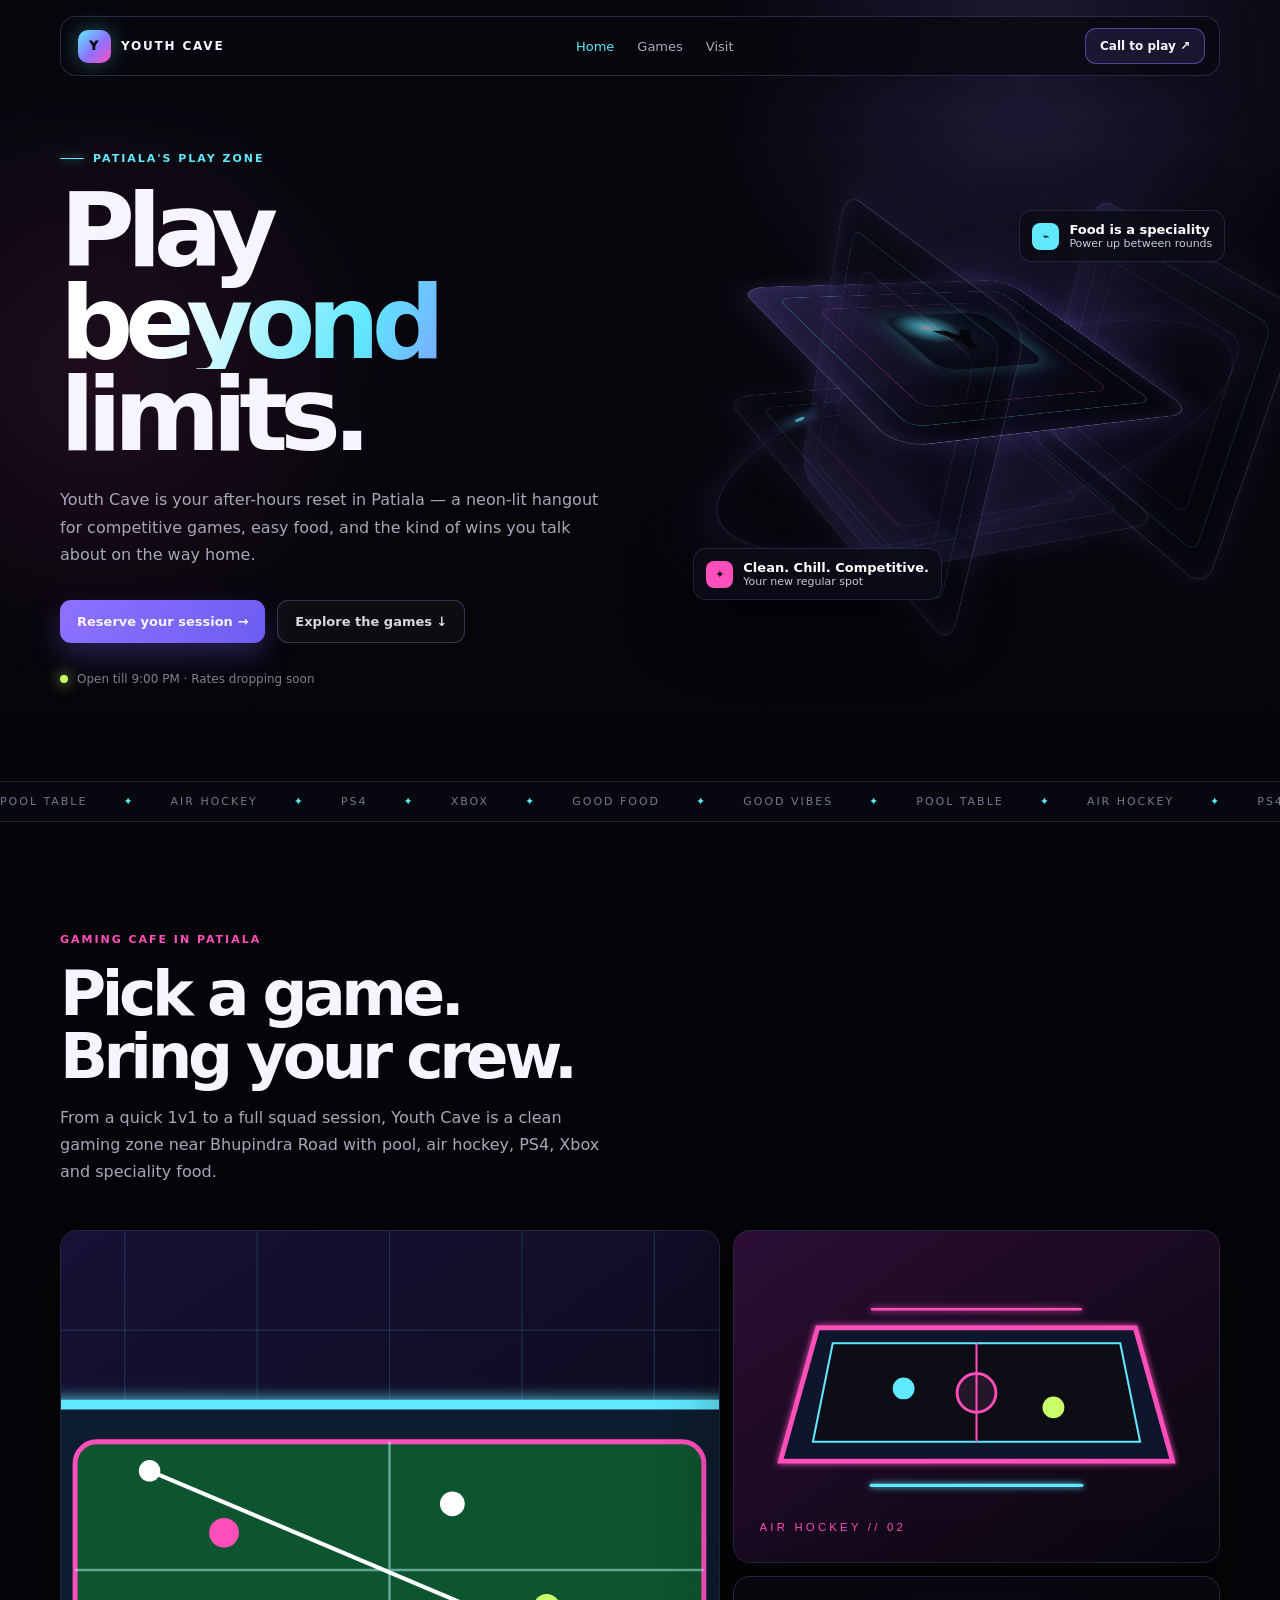
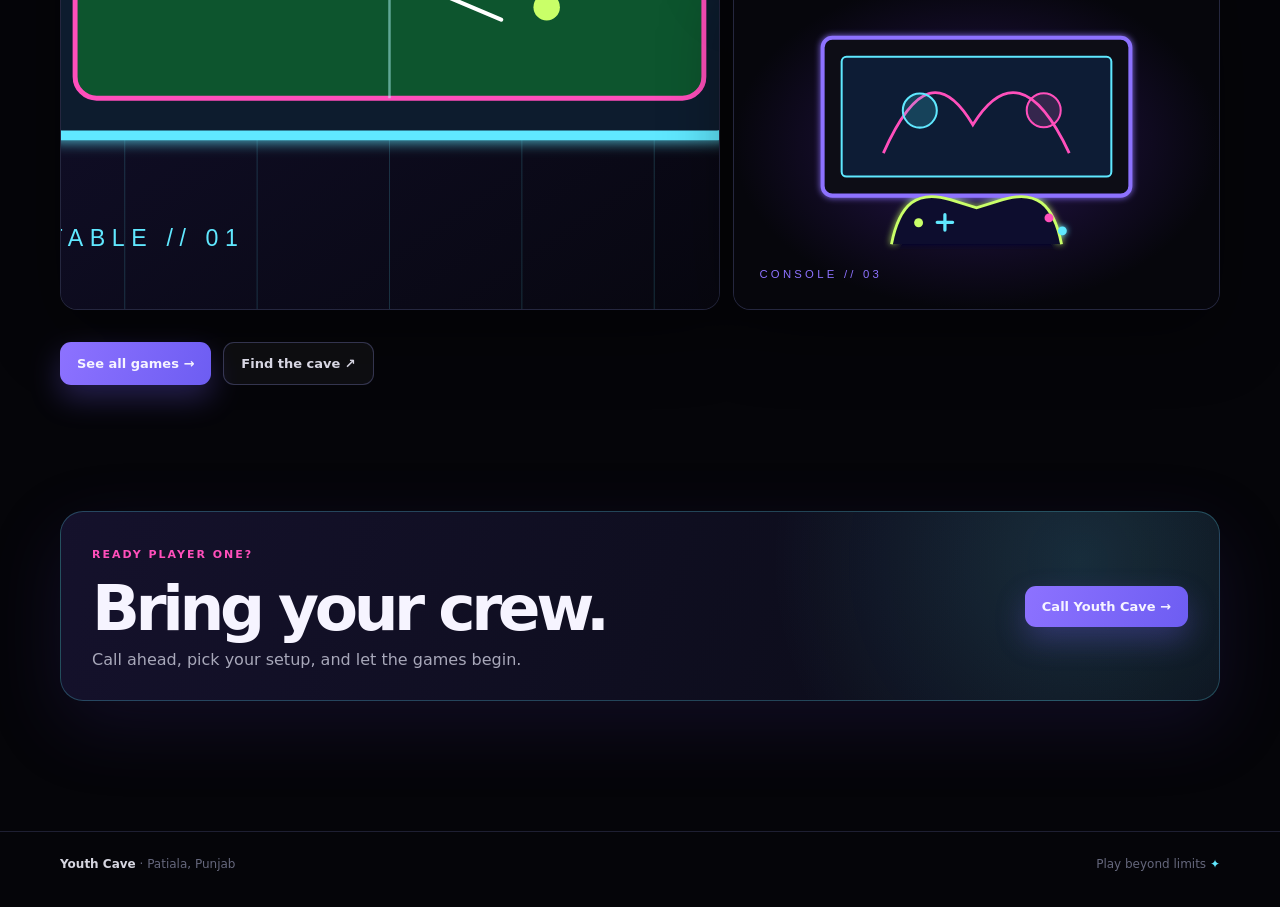
<file: index.html>
<!doctype html><html lang="en"><head><meta charset="utf-8"><meta name="viewport" content="width=device-width,initial-scale=1"><meta name="theme-color" content="#050509"><meta name="description" content="Youth Cave is a gaming cafe in Patiala with pool table, air hockey, PS4, Xbox, clean spaces and speciality food. Open till 9 PM."><meta name="keywords" content="gaming cafe in Patiala, gaming zone Patiala, game parlour Patiala, PS4 gaming cafe Patiala, Xbox gaming Patiala, pool table Patiala, air hockey Patiala, cafe near Bhupindra Road, things to do in Patiala, Youth Cave Patiala"><meta name="author" content="Youth Cave"><meta name="robots" content="index,follow,max-image-preview:large"><meta property="og:type" content="website"><meta property="og:site_name" content="Youth Cave"><meta property="og:title" content="Youth Cave — Patiala's Neon Gaming Cafe"><meta property="og:description" content="Pool, air hockey, PS4, Xbox, good food and good vibes in Bhupindra Nagar, Patiala."><meta property="og:image" content="assets/neon-console.svg"><meta property="og:image:alt" content="Neon gaming setup at Youth Cave"><meta name="twitter:card" content="summary_large_image"><meta name="twitter:title" content="Youth Cave — Patiala's Neon Gaming Cafe"><meta name="twitter:description" content="Play beyond limits at Youth Cave, Patiala."><meta name="twitter:image" content="assets/neon-console.svg"><link rel="manifest" href="site.webmanifest"><link rel="preload" as="image" href="assets/neon-pool.svg"><title>Youth Cave — Gaming Cafe in Patiala | Pool, PS4, Xbox & Air Hockey</title><link rel="stylesheet" href="styles.css"><script type="application/ld+json">{"@context":"https://schema.org","@type":"LocalBusiness","@id":"#youth-cave","name":"Youth Cave","description":"Gaming cafe in Patiala with pool table, air hockey, PS4, Xbox, clean spaces and speciality food.","telephone":"+919888414918","priceRange":"Rates available by phone","address":{"@type":"PostalAddress","streetAddress":"SCO 18, City Center Market, Near 22 Number Railway Flyover, Bhupindra Road, Bhupindra Nagar","addressLocality":"Patiala","postalCode":"147001","addressRegion":"Punjab","addressCountry":"IN"},"image":["assets/neon-pool.svg","assets/neon-hockey.svg","assets/neon-console.svg"],"areaServed":"Patiala","hasOfferCatalog":{"@type":"OfferCatalog","name":"Gaming experiences","itemListElement":[{"@type":"Offer","itemOffered":{"@type":"Service","name":"Pool table"}},{"@type":"Offer","itemOffered":{"@type":"Service","name":"Air hockey"}},{"@type":"Offer","itemOffered":{"@type":"Service","name":"PS4 gaming"}},{"@type":"Offer","itemOffered":{"@type":"Service","name":"Xbox gaming"}}]}}</script></head><body><a class="skip" href="#main">Skip to content</a>
<div class="nav-wrap"><div class="container"><nav class="nav"><a class="brand" href="index.html"><span class="brand-mark">Y</span><span>Youth Cave</span></a><div class="nav-links"><a aria-current="page" href="index.html">Home</a><a href="games.html">Games</a><a href="visit.html">Visit</a></div><a class="nav-cta" href="tel:+919888414918">Call to play ↗</a><button class="menu-toggle" aria-label="Open menu" aria-expanded="false">☰</button></nav></div></div>
<main id="main"><section class="hero"><div class="container hero-grid"><div><div class="eyebrow">Patiala's play zone</div><h1>Play <span>beyond</span> limits.</h1><p class="hero-copy">Youth Cave is your after-hours reset in Patiala — a neon-lit hangout for competitive games, easy food, and the kind of wins you talk about on the way home.</p><div class="actions"><a class="btn btn-primary" href="tel:+919888414918">Reserve your session →</a><a class="btn btn-secondary" href="games.html">Explore the games ↓</a></div><div class="hero-note"><span class="status-dot"></span> Open till 9:00 PM · Rates dropping soon</div></div><div class="scene" aria-label="3D neon game room illustration"><div class="orbit"></div><div class="cube"><div class="cube-face face-top"></div><div class="cube-face face-bottom"></div><div class="cube-face face-right"></div><div class="cube-face face-left"></div><div class="cube-core">Y</div></div><div class="floating-chip one"><span class="chip-icon">⌁</span><span><strong>Food is a speciality</strong>Power up between rounds</span></div><div class="floating-chip two"><span class="chip-icon">✦</span><span><strong>Clean. Chill. Competitive.</strong>Your new regular spot</span></div></div></div></section>
<div class="marquee"><div class="marquee-track"><span>POOL TABLE</span><b>✦</b><span>AIR HOCKEY</span><b>✦</b><span>PS4</span><b>✦</b><span>XBOX</span><b>✦</b><span>GOOD FOOD</span><b>✦</b><span>GOOD VIBES</span><b>✦</b><span>POOL TABLE</span><b>✦</b><span>AIR HOCKEY</span><b>✦</b><span>PS4</span><b>✦</b><span>XBOX</span><b>✦</b><span>GOOD FOOD</span><b>✦</b><span>GOOD VIBES</span><b>✦</b></div></div>
<section><div class="container"><div class="kicker">Gaming cafe in Patiala</div><h2>Pick a game.<br>Bring your crew.</h2><p class="lead">From a quick 1v1 to a full squad session, Youth Cave is a clean gaming zone near Bhupindra Road with pool, air hockey, PS4, Xbox and speciality food.</p><div class="gallery"><img class="gallery-main" loading="lazy" src="assets/neon-pool.svg" alt="Neon pool table at a gaming cafe in Patiala"><img class="gallery-side" loading="lazy" src="assets/neon-hockey.svg" alt="Neon air hockey game in Patiala"><img class="gallery-side" loading="lazy" src="assets/neon-console.svg" alt="PS4 and Xbox gaming setup in Patiala"></div><div class="actions"><a class="btn btn-primary" href="games.html">See all games →</a><a class="btn btn-secondary" href="visit.html">Find the cave ↗</a></div></div></section>
<section class="contact"><div class="container"><div class="contact-box"><div><div class="kicker">Ready player one?</div><h2>Bring your crew.</h2><p>Call ahead, pick your setup, and let the games begin.</p></div><a class="btn btn-primary" href="tel:+919888414918">Call Youth Cave →</a></div></div></section></main>
<footer><div class="container footer-inner"><div><strong>Youth Cave</strong> · Patiala, Punjab</div><div>Play beyond limits <span style="color:var(--cyan)">✦</span></div></div></footer><script defer src="script.js"></script></body></html>
</file>
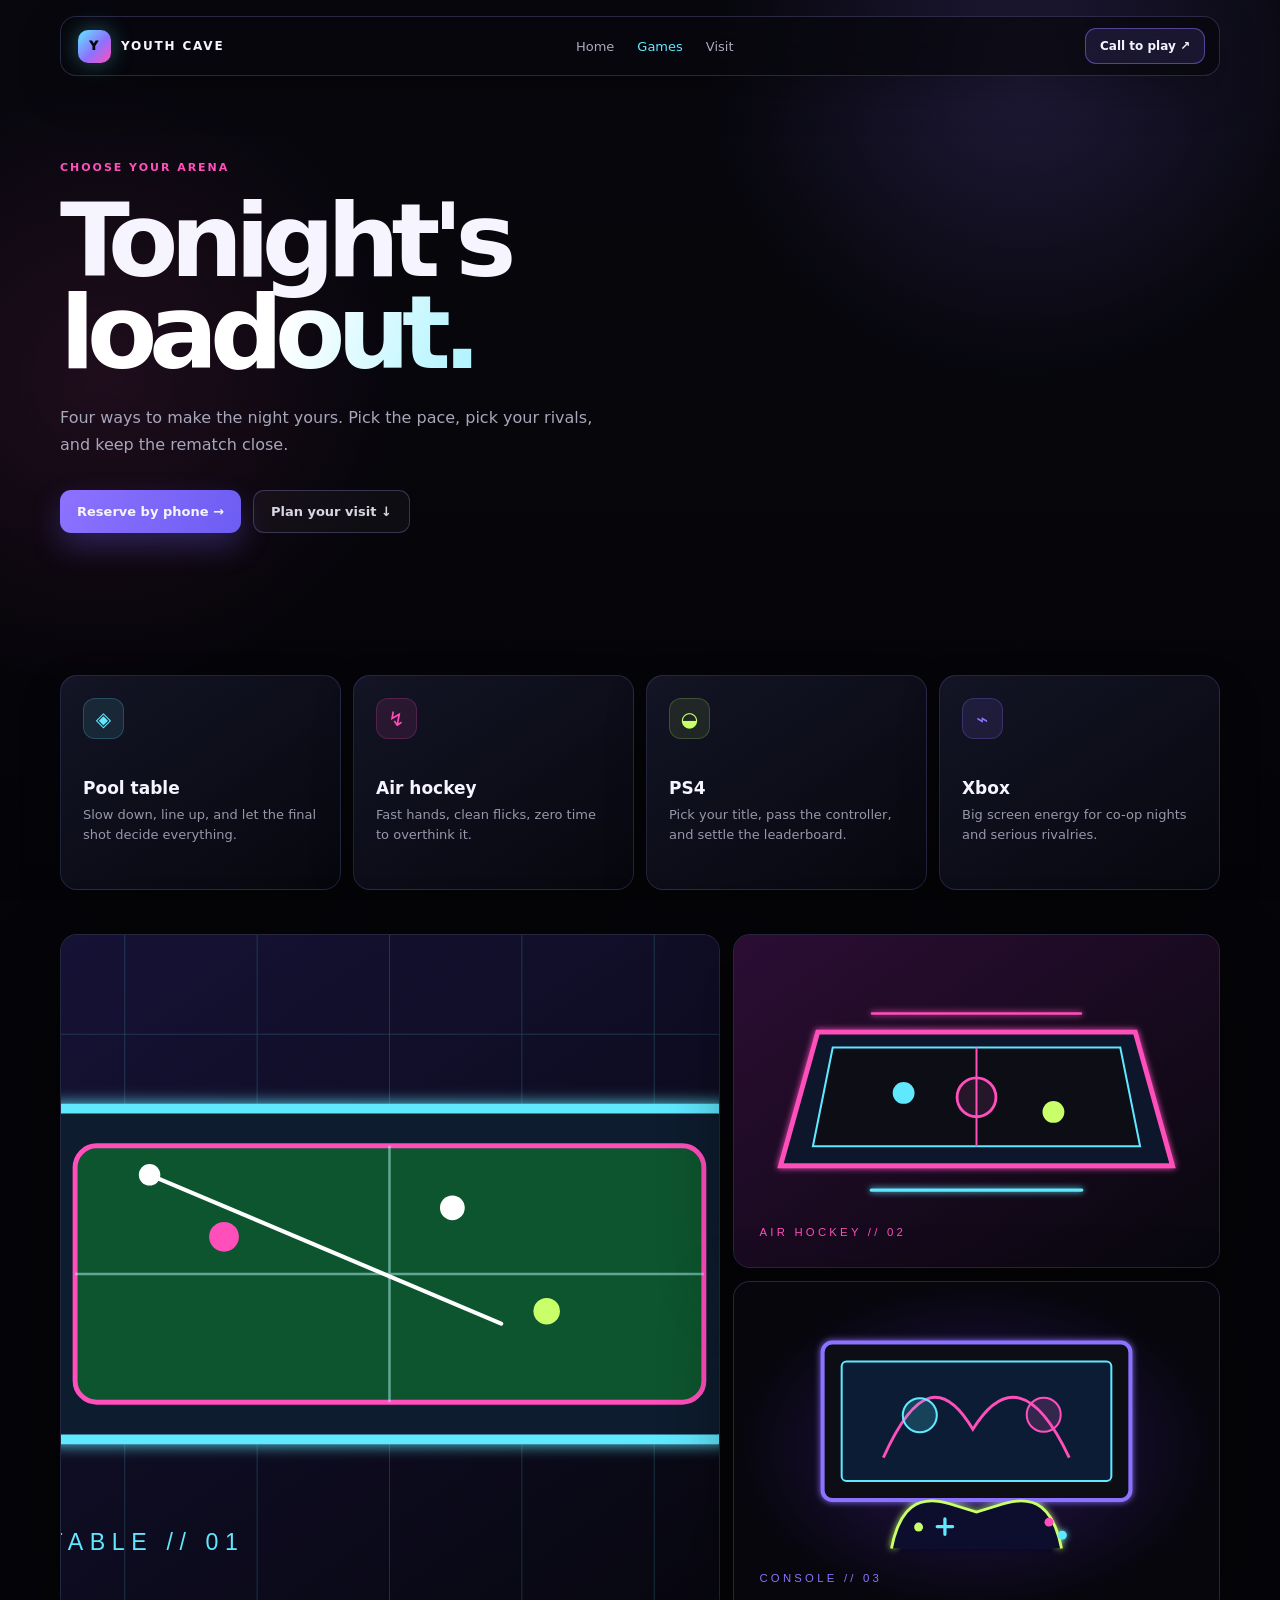
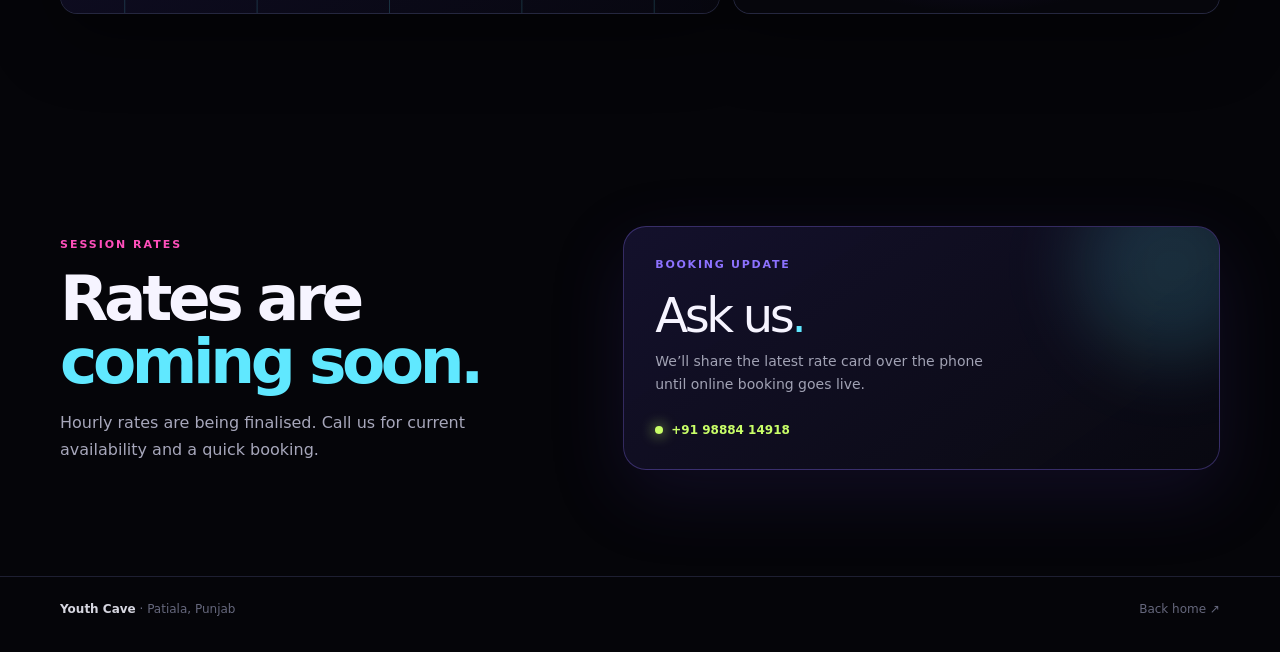
<file: games.html>
<!doctype html>
<html lang="en">
<head>
  <meta charset="utf-8">
  <meta name="viewport" content="width=device-width,initial-scale=1">
  <meta name="theme-color" content="#050509">
  <meta name="description" content="Play pool, air hockey, PS4 and Xbox at Youth Cave, a clean gaming zone and game parlour in Patiala. Hourly rates available by phone.">
  <meta name="keywords" content="pool table Patiala, air hockey Patiala, PS4 gaming cafe Patiala, Xbox gaming zone Patiala, gaming zone near me, game parlour near Bhupindra Road, indoor games Patiala, Youth Cave games">
  <meta name="author" content="Youth Cave">
  <meta name="robots" content="index,follow,max-image-preview:large">
  <meta property="og:type" content="website">
  <meta property="og:title" content="Games at Youth Cave — Pool, Air Hockey, PS4 & Xbox">
  <meta property="og:description" content="Choose your arena at Patiala's neon gaming cafe.">
  <meta property="og:image" content="assets/neon-pool.svg">
  <meta name="twitter:card" content="summary_large_image">
  <meta name="twitter:title" content="Games at Youth Cave">
  <meta name="twitter:description" content="Pool, air hockey, PS4 and Xbox in Patiala.">
  <meta name="twitter:image" content="assets/neon-pool.svg">
  <link rel="manifest" href="site.webmanifest">
  <title>Games — Youth Cave Patiala | Pool, Air Hockey, PS4 & Xbox</title>
  <link rel="stylesheet" href="styles.css">
</head>
<body>
  <div class="nav-wrap"><div class="container"><nav class="nav">
    <a class="brand" href="index.html"><span class="brand-mark">Y</span><span>Youth Cave</span></a>
    <div class="nav-links"><a href="index.html">Home</a><a aria-current="page" href="games.html">Games</a><a href="visit.html">Visit</a></div>
    <a class="nav-cta" href="tel:+919888414918">Call to play ↗</a><button class="menu-toggle" aria-label="Open menu" aria-expanded="false">☰</button>
  </nav></div></div>
  <main>
    <section class="hero" style="min-height:610px;padding-bottom:65px"><div class="container"><div class="kicker">Choose your arena</div><h1>Tonight's<br><span>loadout.</span></h1><p class="lead">Four ways to make the night yours. Pick the pace, pick your rivals, and keep the rematch close.</p><div class="actions"><a class="btn btn-primary" href="tel:+919888414918">Reserve by phone →</a><a class="btn btn-secondary" href="visit.html">Plan your visit ↓</a></div></div></section>
    <section style="padding-top:20px"><div class="container"><div class="features"><article class="feature-card"><div class="feature-icon">◈</div><h3>Pool table</h3><p>Slow down, line up, and let the final shot decide everything.</p></article><article class="feature-card"><div class="feature-icon">↯</div><h3>Air hockey</h3><p>Fast hands, clean flicks, zero time to overthink it.</p></article><article class="feature-card"><div class="feature-icon">◒</div><h3>PS4</h3><p>Pick your title, pass the controller, and settle the leaderboard.</p></article><article class="feature-card"><div class="feature-icon">⌁</div><h3>Xbox</h3><p>Big screen energy for co-op nights and serious rivalries.</p></article></div><div class="gallery"><img class="gallery-main" loading="lazy" src="assets/neon-pool.svg" alt="Neon pool table at Youth Cave gaming cafe"><img class="gallery-side" loading="lazy" src="assets/neon-hockey.svg" alt="Neon air hockey in Patiala"><img class="gallery-side" loading="lazy" src="assets/neon-console.svg" alt="PS4 and Xbox gaming setup in Patiala"></div></div></section>
    <section><div class="container split"><div><div class="kicker">Session rates</div><h2>Rates are<br><span style="color:var(--cyan)">coming soon.</span></h2><p class="lead">Hourly rates are being finalised. Call us for current availability and a quick booking.</p></div><div class="rate-card"><div class="rate-label">Booking update</div><div class="rate-value">Ask us<span style="color:var(--cyan)">.</span></div><p class="rate-note">We’ll share the latest rate card over the phone until online booking goes live.</p><div class="rate-status"><span class="status-dot"></span> +91 98884 14918</div></div></div></section>
  </main>
  <footer><div class="container footer-inner"><div><strong>Youth Cave</strong> · Patiala, Punjab</div><div><a href="index.html">Back home ↗</a></div></div></footer>
  <script defer src="script.js"></script>
</body>
</html>
</file>
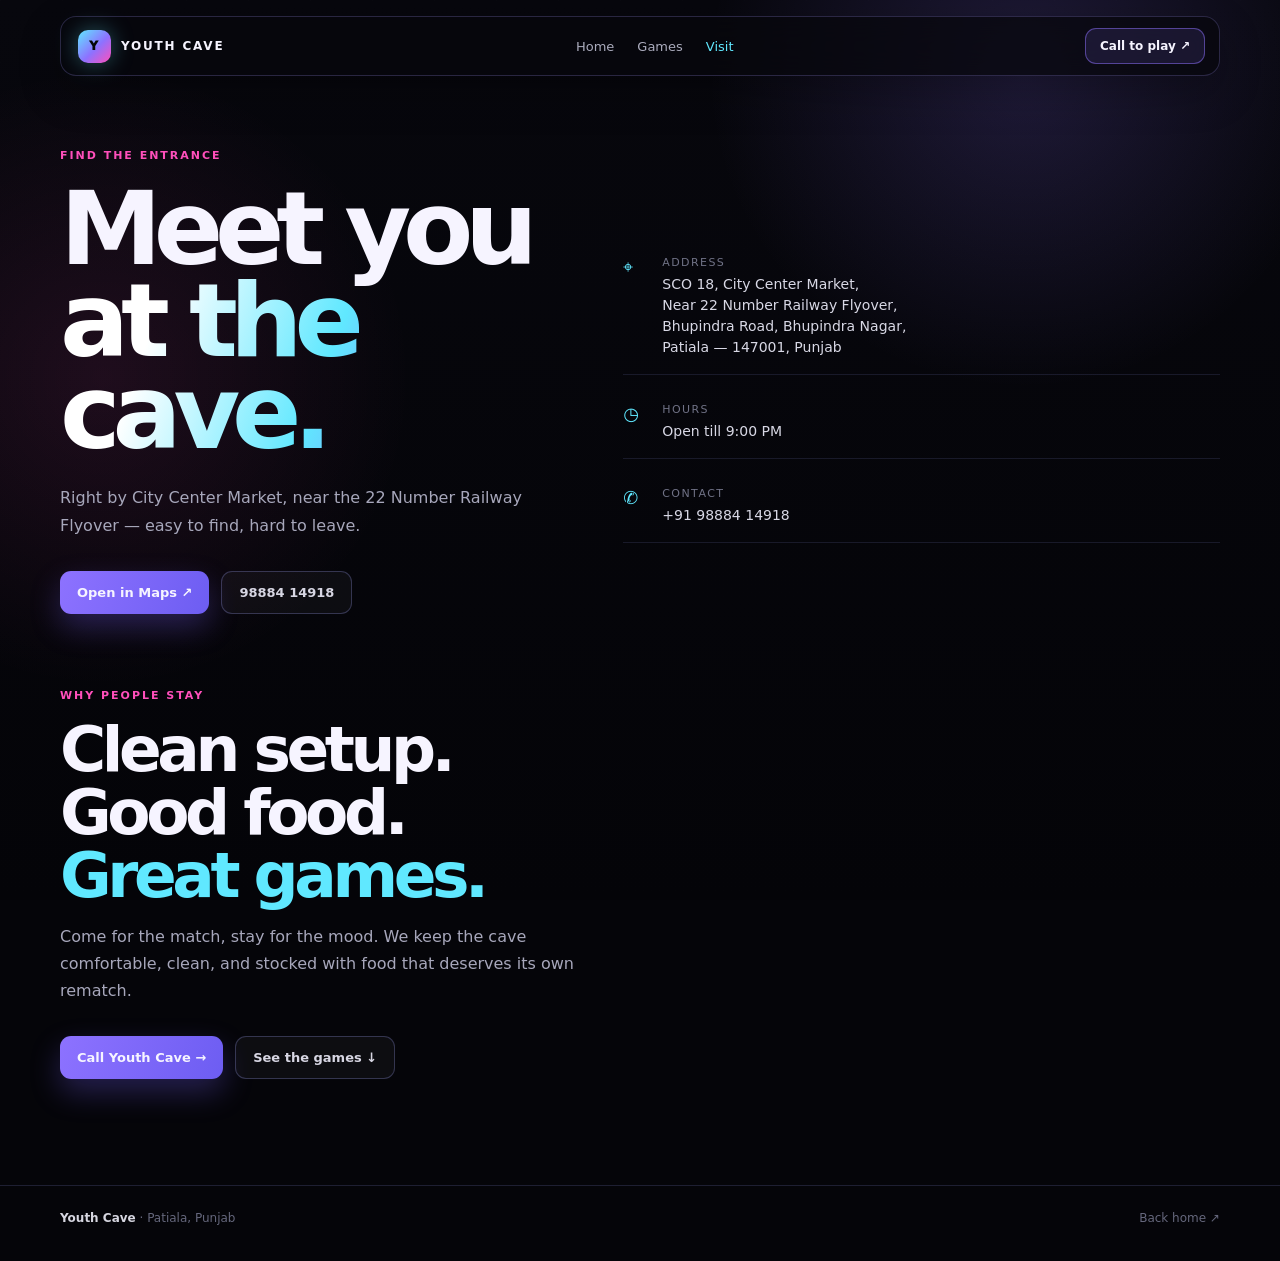
<file: visit.html>
<!doctype html>
<html lang="en">
<head>
  <meta charset="utf-8">
  <meta name="viewport" content="width=device-width,initial-scale=1">
  <meta name="theme-color" content="#050509">
  <meta name="description" content="Find Youth Cave gaming cafe at SCO 18, City Center Market, near 22 Number Railway Flyover, Bhupindra Road, Patiala. Open till 9 PM.">
  <meta name="keywords" content="Youth Cave address, gaming cafe Bhupindra Road, gaming cafe Bhupindra Nagar, gaming zone near City Center Market Patiala, cafe near 22 Number Railway Flyover, things to do near Bhupindra Road, Patiala gaming cafe contact">
  <meta name="author" content="Youth Cave">
  <meta name="robots" content="index,follow,max-image-preview:large">
  <meta property="og:type" content="website">
  <meta property="og:title" content="Visit Youth Cave — Bhupindra Nagar, Patiala">
  <meta property="og:description" content="Find Youth Cave near City Center Market and the 22 Number Railway Flyover.">
  <meta property="og:image" content="assets/neon-console.svg">
  <meta name="twitter:card" content="summary_large_image">
  <meta name="twitter:title" content="Visit Youth Cave in Patiala">
  <meta name="twitter:description" content="SCO 18, City Center Market, Bhupindra Road, Patiala.">
  <meta name="twitter:image" content="assets/neon-console.svg">
  <link rel="manifest" href="site.webmanifest">
  <title>Visit Youth Cave Patiala | Address, Hours & Contact</title>
  <link rel="stylesheet" href="styles.css">
  <script type="application/ld+json">{"@context":"https://schema.org","@type":"LocalBusiness","name":"Youth Cave","telephone":"+919888414918","address":{"@type":"PostalAddress","streetAddress":"SCO 18, City Center Market, Near 22 Number Railway Flyover, Bhupindra Road, Bhupindra Nagar","addressLocality":"Patiala","postalCode":"147001","addressRegion":"Punjab","addressCountry":"IN"},"areaServed":"Patiala"}</script>
</head>
<body>
  <div class="nav-wrap"><div class="container"><nav class="nav">
    <a class="brand" href="index.html"><span class="brand-mark">Y</span><span>Youth Cave</span></a>
    <div class="nav-links"><a href="index.html">Home</a><a href="games.html">Games</a><a aria-current="page" href="visit.html">Visit</a></div>
    <a class="nav-cta" href="tel:+919888414918">Call to play ↗</a><button class="menu-toggle" aria-label="Open menu" aria-expanded="false">☰</button>
  </nav></div></div>
  <main>
    <section class="hero" style="min-height:610px;padding-bottom:60px"><div class="container split"><div><div class="kicker">Find the entrance</div><h1>Meet you<br><span>at the cave.</span></h1><p class="lead">Right by City Center Market, near the 22 Number Railway Flyover — easy to find, hard to leave.</p><div class="actions"><a class="btn btn-primary" target="_blank" rel="noreferrer" href="https://www.google.com/maps/search/?api=1&query=Youth+Cave+Patiala">Open in Maps ↗</a><a class="btn btn-secondary" href="tel:+919888414918">98884 14918</a></div></div><div class="address-stack"><div class="info-row"><div class="info-icon">⌖</div><div><small>Address</small><p>SCO 18, City Center Market,<br>Near 22 Number Railway Flyover,<br>Bhupindra Road, Bhupindra Nagar,<br>Patiala — 147001, Punjab</p></div></div><div class="info-row"><div class="info-icon">◷</div><div><small>Hours</small><p>Open till 9:00 PM</p></div></div><div class="info-row"><div class="info-icon">✆</div><div><small>Contact</small><p><a href="tel:+919888414918">+91 98884 14918</a></p></div></div></div></div></section>
    <section style="padding-top:10px"><div class="container"><div class="kicker">Why people stay</div><h2>Clean setup.<br>Good food.<br><span style="color:var(--cyan)">Great games.</span></h2><p class="lead">Come for the match, stay for the mood. We keep the cave comfortable, clean, and stocked with food that deserves its own rematch.</p><div class="actions"><a class="btn btn-primary" href="tel:+919888414918">Call Youth Cave →</a><a class="btn btn-secondary" href="games.html">See the games ↓</a></div></div></section>
  </main>
  <footer><div class="container footer-inner"><div><strong>Youth Cave</strong> · Patiala, Punjab</div><div><a href="index.html">Back home ↗</a></div></div></footer>
  <script defer src="script.js"></script>
</body>
</html>
</file>
<file: styles.css>
:root {
  --bg:#050509; --panel:#0d0e18; --panel-2:#121326; --text:#f6f4ff; --muted:#9697ab;
  --line:rgba(152,161,255,.17); --cyan:#60e8ff; --violet:#8d72ff; --pink:#ff4fbb; --lime:#c9ff68;
  --shadow:0 22px 70px rgba(0,0,0,.45);
}
*{box-sizing:border-box} html{scroll-behavior:smooth} body{margin:0;background:var(--bg);color:var(--text);font-family:Inter,ui-sans-serif,system-ui,-apple-system,"Segoe UI",sans-serif;overflow-x:hidden}
body:before{content:"";position:fixed;inset:0;z-index:-2;background:radial-gradient(circle at 80% 8%,rgba(141,114,255,.18),transparent 24%),radial-gradient(circle at 8% 42%,rgba(255,79,187,.10),transparent 24%),linear-gradient(180deg,#07070d,#040408)}
body:after{content:"";position:fixed;inset:0;z-index:-1;pointer-events:none;opacity:.2;background-image:linear-gradient(rgba(255,255,255,.03) 1px,transparent 1px),linear-gradient(90deg,rgba(255,255,255,.03) 1px,transparent 1px);background-size:62px 62px;mask-image:linear-gradient(to bottom,#000,transparent 82%)}
a{color:inherit;text-decoration:none}.container{width:min(1160px,calc(100% - 36px));margin:0 auto}.skip{position:absolute;left:-1000px}.skip:focus{left:12px;top:12px;background:#fff;color:#000;padding:10px;border-radius:8px;z-index:99}
.nav-wrap{position:fixed;top:16px;left:0;right:0;z-index:20}.nav{display:flex;align-items:center;justify-content:space-between;gap:22px;padding:11px 14px 11px 17px;border:1px solid rgba(163,151,255,.22);border-radius:16px;background:rgba(7,7,13,.74);backdrop-filter:blur(18px);box-shadow:0 16px 40px rgba(0,0,0,.25)}
.brand{display:flex;align-items:center;gap:10px;font-size:12px;letter-spacing:.15em;font-weight:850;text-transform:uppercase}.brand-mark{width:33px;height:33px;display:grid;place-items:center;border-radius:10px;color:#050509;font-weight:950;background:linear-gradient(135deg,var(--cyan),var(--violet) 55%,var(--pink));box-shadow:0 0 22px rgba(96,232,255,.35)}
.nav-links{display:flex;align-items:center;gap:23px;color:#aaabbd;font-size:13px}.nav-links a:hover{color:#fff}.nav-links a[aria-current=page]{color:var(--cyan)}.nav-cta{padding:10px 14px;border-radius:11px;border:1px solid rgba(141,114,255,.5);background:rgba(141,114,255,.13);font-size:12px;font-weight:800}.menu-toggle{display:none;background:transparent;border:0;color:#fff;font-size:24px}
.hero{min-height:780px;display:grid;align-items:center;padding:144px 0 95px}.hero-grid{display:grid;grid-template-columns:1fr .95fr;gap:68px;align-items:center}.eyebrow,.kicker{display:inline-flex;align-items:center;gap:9px;color:var(--cyan);font-size:11px;font-weight:850;letter-spacing:.18em;text-transform:uppercase}.eyebrow:before{content:"";width:24px;height:1px;background:currentColor;box-shadow:0 0 10px currentColor}h1{font-size:clamp(56px,8vw,110px);line-height:.9;letter-spacing:-.08em;margin:20px 0 25px}h1 span{display:block;background:linear-gradient(110deg,#fff 20%,var(--cyan) 54%,var(--violet) 84%);-webkit-background-clip:text;background-clip:text;color:transparent}.hero-copy,.lead{color:#a7a7bb;font-size:16px;line-height:1.7;max-width:560px;margin:0}.actions{display:flex;flex-wrap:wrap;gap:12px;margin-top:32px}.btn{display:inline-flex;align-items:center;justify-content:center;gap:10px;border-radius:11px;padding:13px 17px;font-size:13px;font-weight:850;transition:transform .2s,box-shadow .2s}.btn:hover{transform:translateY(-3px)}.btn-primary{background:linear-gradient(110deg,var(--violet),#6d5df2);box-shadow:0 13px 30px rgba(111,93,242,.3)}.btn-secondary{border:1px solid rgba(162,168,255,.26);background:rgba(255,255,255,.035);color:#d7d6e3}.hero-note{display:flex;align-items:center;gap:9px;margin-top:29px;color:#7e8094;font-size:12px}.status-dot{width:8px;height:8px;border-radius:50%;background:var(--lime);box-shadow:0 0 14px var(--lime)}
.scene{position:relative;height:500px;perspective:1200px}.scene:before{content:"";position:absolute;width:360px;height:360px;right:4%;top:10%;border-radius:50%;background:radial-gradient(circle,rgba(128,101,255,.28),transparent 68%);filter:blur(2px)}.orbit{position:absolute;inset:8% -3% 5% 3%;border:1px solid rgba(141,114,255,.24);border-radius:50%;transform:rotate(-18deg) rotateX(68deg);box-shadow:0 0 70px rgba(141,114,255,.14),inset 0 0 45px rgba(141,114,255,.07)}.orbit:after{content:"";position:absolute;width:11px;height:11px;border-radius:50%;background:var(--cyan);box-shadow:0 0 24px 8px rgba(96,232,255,.5);top:11%;left:15%}.cube{position:absolute;top:15%;left:18%;width:330px;height:330px;transform-style:preserve-3d;transform:rotateX(57deg) rotateZ(-31deg) rotateY(13deg);animation:float 7s ease-in-out infinite}.cube-face{position:absolute;inset:0;border-radius:30px;border:1px solid rgba(208,209,255,.32);background:linear-gradient(135deg,rgba(141,114,255,.27),rgba(4,5,13,.84) 58%);box-shadow:inset 0 0 30px rgba(157,139,255,.12),0 0 44px rgba(141,114,255,.18)}.cube-face:before,.cube-face:after{content:"";position:absolute;border-radius:15px;border:1px solid rgba(96,232,255,.32)}.cube-face:before{inset:28px}.cube-face:after{inset:58px;border-color:rgba(255,79,187,.32)}.face-top{transform:translateZ(62px)}.face-bottom{transform:rotateX(180deg) translateZ(62px);opacity:.42}.face-right{transform:rotateY(90deg) translateZ(268px);opacity:.5}.face-left{transform:rotateY(-90deg) translateZ(62px);opacity:.5}.cube-core{position:absolute;inset:105px;transform:translateZ(72px);border-radius:20px;display:grid;place-items:center;background:radial-gradient(circle at 30% 25%,#fff,var(--cyan) 8%,rgba(96,232,255,.1) 28%,transparent 65%),rgba(9,10,24,.8);box-shadow:0 0 32px rgba(96,232,255,.4);color:#050509;font-size:56px;font-weight:950}@keyframes float{0%,100%{transform:rotateX(57deg) rotateZ(-31deg) rotateY(13deg) translateY(0)}50%{transform:rotateX(57deg) rotateZ(-31deg) rotateY(13deg) translateY(-15px)}}
.floating-chip{position:absolute;display:flex;align-items:center;gap:10px;padding:11px 12px;border:1px solid var(--line);background:rgba(11,12,23,.86);backdrop-filter:blur(10px);border-radius:13px;box-shadow:var(--shadow);font-size:11px;color:#c9cad8}.floating-chip strong{display:block;color:#fff;font-size:13px}.floating-chip.one{top:9%;right:-1%}.floating-chip.two{bottom:13%;left:1%}.chip-icon{display:grid;place-items:center;width:27px;height:27px;border-radius:8px;color:#06060b;font-weight:900;background:var(--cyan)}.two .chip-icon{background:var(--pink)}
.marquee{border-top:1px solid var(--line);border-bottom:1px solid var(--line);overflow:hidden;white-space:nowrap;background:rgba(12,12,20,.55)}.marquee-track{width:max-content;display:flex;gap:36px;padding:13px 0;color:#777993;font-size:11px;text-transform:uppercase;letter-spacing:.18em;animation:scroll 24s linear infinite}.marquee-track b{color:var(--cyan)}@keyframes scroll{to{transform:translateX(-50%)}}
section{padding:106px 0}.kicker{color:var(--pink)}h2{font-size:clamp(36px,5vw,63px);letter-spacing:-.07em;line-height:1;margin:15px 0 16px}.features{display:grid;grid-template-columns:repeat(4,1fr);gap:12px;margin-top:45px}.feature-card{min-height:215px;padding:22px;border-radius:17px;border:1px solid var(--line);background:linear-gradient(145deg,rgba(24,25,45,.78),rgba(8,9,16,.82));box-shadow:0 17px 42px rgba(0,0,0,.24);transition:transform .25s,border-color .25s}.feature-card:hover{transform:translateY(-7px);border-color:rgba(96,232,255,.48)}.feature-icon{width:41px;height:41px;display:grid;place-items:center;border-radius:12px;color:var(--cyan);background:rgba(96,232,255,.1);border:1px solid rgba(96,232,255,.2);font-size:20px;margin-bottom:39px}.feature-card:nth-child(2) .feature-icon{color:var(--pink);background:rgba(255,79,187,.1);border-color:rgba(255,79,187,.2)}.feature-card:nth-child(3) .feature-icon{color:var(--lime);background:rgba(201,255,104,.09);border-color:rgba(201,255,104,.19)}.feature-card:nth-child(4) .feature-icon{color:var(--violet);background:rgba(141,114,255,.12);border-color:rgba(141,114,255,.24)}.feature-card h3{margin:0 0 7px;font-size:17px}.feature-card p{margin:0;color:var(--muted);line-height:1.5;font-size:13px}
.split{display:grid;grid-template-columns:.9fr 1.1fr;gap:75px;align-items:center}.rate-card,.contact-box{position:relative;padding:31px;border:1px solid rgba(141,114,255,.32);border-radius:23px;background:linear-gradient(145deg,rgba(31,26,68,.6),rgba(10,10,18,.85));box-shadow:0 24px 75px rgba(71,48,155,.18);overflow:hidden}.rate-card:before{content:"";position:absolute;width:190px;height:190px;right:-48px;top:-56px;border-radius:50%;background:rgba(96,232,255,.15);filter:blur(35px)}.rate-label{color:var(--violet);font-size:11px;letter-spacing:.16em;text-transform:uppercase;font-weight:800}.rate-value{font-size:48px;letter-spacing:-.07em;margin:16px 0 7px}.rate-note{color:#a1a2b4;line-height:1.6;font-size:14px;margin:0 0 24px;max-width:345px}.rate-status{display:inline-flex;gap:8px;align-items:center;color:var(--lime);font-size:12px;font-weight:750}.address-stack{display:grid;gap:12px;margin-top:26px}.info-row{display:flex;gap:15px;align-items:flex-start;padding:16px 0;border-bottom:1px solid rgba(151,160,255,.13)}.info-icon{color:var(--cyan);width:24px;font-size:18px}.info-row small{color:#707286;display:block;font-size:11px;text-transform:uppercase;letter-spacing:.13em;margin-bottom:5px}.info-row p{color:#d8d8e5;margin:0;line-height:1.5;font-size:14px}.gallery{display:grid;grid-template-columns:1.15fr .85fr;gap:13px;margin-top:44px}.gallery img{width:100%;height:100%;display:block;object-fit:cover;border-radius:17px;border:1px solid var(--line);background:#0d0e18;box-shadow:var(--shadow)}.gallery-main{grid-row:span 2;min-height:420px}.gallery-side{min-height:203px}.contact{padding-top:20px;padding-bottom:130px}.contact-box{display:flex;align-items:center;justify-content:space-between;gap:40px;border-color:rgba(96,232,255,.25);background:radial-gradient(circle at 88% 26%,rgba(96,232,255,.15),transparent 30%),linear-gradient(110deg,rgba(25,21,52,.82),rgba(12,14,25,.8))}.contact-box h2{margin-bottom:10px}.contact-box p{color:#a8a8ba;margin:0}footer{border-top:1px solid var(--line);padding:25px 0 36px;color:#65677c;font-size:12px}.footer-inner{display:flex;justify-content:space-between;gap:20px;align-items:center}.footer-inner strong{color:#d6d6e0}
@media(max-width:900px){.hero-grid,.split{grid-template-columns:1fr;gap:42px}.hero{min-height:auto;padding-top:137px}.scene{height:420px}.cube{transform:scale(.82) rotateX(57deg) rotateZ(-31deg) rotateY(13deg);left:12%;top:7%}.features{grid-template-columns:repeat(2,1fr)}.gallery{grid-template-columns:1fr 1fr}.gallery-main{min-height:315px}.gallery-side{min-height:151px}}
@media(max-width:640px){.container{width:min(100% - 26px,1160px)}.nav{border-radius:13px}.nav-links,.nav-cta{display:none}.menu-toggle{display:block}.nav.nav-open .nav-links{display:flex;position:absolute;top:61px;left:0;right:0;flex-direction:column;align-items:flex-start;gap:0;padding:7px;border:1px solid var(--line);border-radius:13px;background:rgba(7,7,13,.95);box-shadow:var(--shadow)}.nav.nav-open .nav-links a{width:100%;padding:13px}.hero{padding-top:116px}h1{font-size:clamp(53px,15vw,82px)}.hero-copy{font-size:15px}.scene{height:350px}.cube{left:-2%;top:-2%;transform:scale(.62) rotateX(57deg) rotateZ(-31deg) rotateY(13deg);transform-origin:top left}.orbit{inset:4% -14% 2% -14%}.floating-chip.one{right:0;top:5%}.floating-chip.two{left:0;bottom:5%}section{padding:79px 0}.features{grid-template-columns:1fr}.feature-card{min-height:175px}.feature-icon{margin-bottom:25px}.gallery{grid-template-columns:1fr;gap:10px}.gallery-main,.gallery-side{min-height:230px}.contact-box{padding:28px 23px;align-items:flex-start;flex-direction:column}.footer-inner{align-items:flex-start;flex-direction:column}}
</file>
